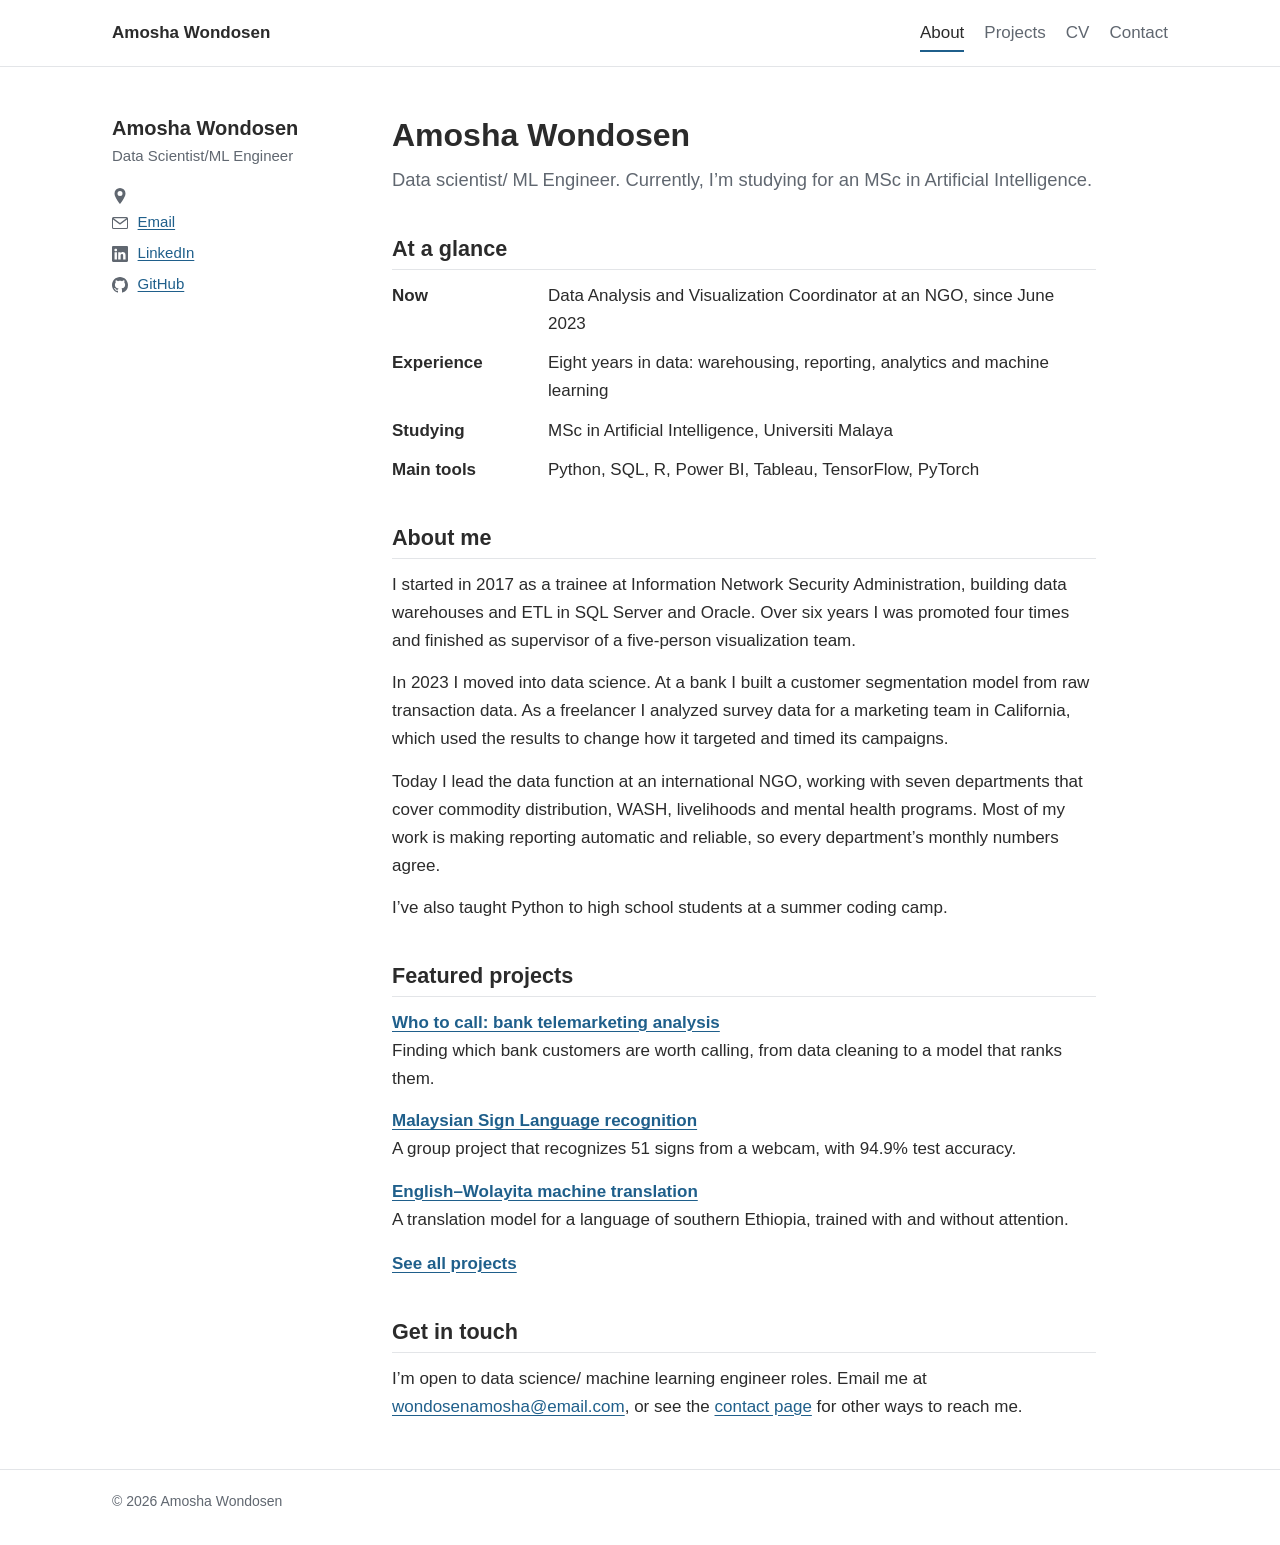
<file: index.html>
<!doctype html>
<html lang="en">
<head>
  <meta charset="utf-8">
  <meta name="viewport" content="width=device-width, initial-scale=1">
  <!-- Replace [FULL NAME] and other placeholders before publishing. See README.md. -->
  <title>Amosha Wondosen · Data Scientist/ ML Engineer</title>
  <meta name="description" content="Data scientist with nine years of experience, from data warehousing to machine learning. Leads the data team at an  NGO. Open to fully remote roles.">
  <meta name="author" content="[FULL NAME]">
  <link rel="canonical" href="https://wondosenam.portfolio/">
  <meta property="og:type" content="website">
  <meta property="og:title" content="[FULL NAME] · Data Scientist">
  <meta property="og:description" content="Data scientist with eight years of experience, from data warehousing to machine learning. Leads the data team at an international NGO. Open to fully remote roles.">
  <meta property="og:url" content="https://wondosenam.portfolio/">
  <meta name="twitter:card" content="summary">
  <meta name="color-scheme" content="light dark">
  <link rel="icon" href="favicon.svg" type="image/svg+xml">
  <link rel="stylesheet" href="styles.css">
  <script type="application/ld+json">
  {
    "@context": "https://schema.org",
    "@type": "Person",
    "name": "[FULL NAME]",
    "jobTitle": "Data Scientist",
    "url": "https://wondosenam.github.io/",
    "sameAs": ["https://github.com/WondosenAm", "https://www.linkedin.com/in/your-handle"]
  }
  </script>
</head>
<body>
  <a class="skip-link" href="#main">Skip to content</a>

  <header class="masthead">
    <div class="container">
      <a class="site-title" href="index.html"><span  title="Placeholder: your full name">Amosha Wondosen</span></a>
      <nav class="menu" aria-label="Main">
        <ul>
          <li><a href="index.html" aria-current="page">About</a></li>
          <li><a href="projects.html">Projects</a></li>
          <li><a href="cv.html">CV</a></li>
          <li><a href="contact.html">Contact</a></li>
        </ul>
      </nav>
    </div>
  </header>

  <div class="container page">
    <aside class="profile" aria-label="Profile">
      <!-- Optional photo: save it as images/profile.jpg and uncomment.
      <img class="profile-photo" src="images/profile.jpg" alt="Photo of [FULL NAME]" width="120" height="120">
      -->
      <p class="profile-name"><span  title="Placeholder: your full name">Amosha Wondosen</span></p>
      <p class="profile-role">Data Scientist/ML Engineer</p>
      <ul class="profile-links">
        <li><svg viewBox="0 0 16 16" aria-hidden="true" focusable="false"><path d="M8 0a5.5 5.5 0 0 0-5.5 5.5C2.5 9.6 8 16 8 16s5.5-6.4 5.5-10.5A5.5 5.5 0 0 0 8 0zm0 8a2.5 2.5 0 1 1 0-5 2.5 2.5 0 0 1 0 5z"/></svg><span></span></li>
        <li><svg viewBox="0 0 16 16" aria-hidden="true" focusable="false"><path d="M0 3.5A1.5 1.5 0 0 1 1.5 2h13A1.5 1.5 0 0 1 16 3.5v9a1.5 1.5 0 0 1-1.5 1.5h-13A1.5 1.5 0 0 1 0 12.5zm1.6-.3L8 8.1l6.4-4.9zM15 4.4 8.3 9.5a.5.5 0 0 1-.6 0L1 4.4v8.1c0 .3.2.5.5.5h13c.3 0 .5-.2.5-.5z"/></svg><a href="mailto:wondosenamosha@email.com"><span  title="Placeholder: set  email in the mailto link">Email</span></a></li>
        <li><svg viewBox="0 0 16 16" aria-hidden="true" focusable="false"><path d="M0 1.15C0 .52.52 0 1.17 0h13.66C15.48 0 16 .52 16 1.15v13.7c0 .63-.52 1.15-1.17 1.15H1.17C.52 16 0 15.48 0 14.85zm4.94 12.24V6.17H2.54v7.22zM3.74 5.18c.84 0 1.36-.55 1.36-1.25-.02-.71-.52-1.25-1.35-1.25s-1.37.54-1.37 1.25c0 .7.52 1.25 1.34 1.25zm4.9 8.21V9.36c0-.22.02-.43.08-.58.17-.43.57-.88 1.23-.88.87 0 1.21.66 1.21 1.63v3.86h2.4V9.25c0-2.22-1.18-3.25-2.76-3.25-1.27 0-1.84.7-2.16 1.19V6.17h-2.4c.03.68 0 7.22 0 7.22z"/></svg><a href="https://www.linkedin.com/in/wondosen-a-209323164" rel="me"><span title="Placeholder: set your LinkedIn handle in the link">LinkedIn</span></a></li>
        <li><svg viewBox="0 0 16 16" aria-hidden="true" focusable="false"><path d="M8 0C3.58 0 0 3.58 0 8c0 3.54 2.29 6.53 5.47 7.59.4.07.55-.17.55-.38 0-.19-.01-.82-.01-1.49-2.01.37-2.53-.49-2.69-.94-.09-.23-.48-.94-.82-1.13-.28-.15-.68-.52-.01-.53.63-.01 1.08.58 1.23.82.72 1.21 1.87.87 2.33.66.07-.52.28-.87.51-1.07-1.78-.2-3.64-.89-3.64-3.95 0-.87.31-1.59.82-2.15-.08-.2-.36-1.02.08-2.12 0 0 .67-.21 2.2.82.64-.18 1.32-.27 2-.27s1.36.09 2 .27c1.53-1.04 2.2-.82 2.2-.82.44 1.1.16 1.92.08 2.12.51.56.82 1.27.82 2.15 0 3.07-1.87 3.75-3.65 3.95.29.25.54.73.54 1.48 0 1.07-.01 1.93-.01 2.2 0 .21.15.46.55.38A8.01 8.01 0 0 0 16 8c0-4.42-3.58-8-8-8z"/></svg><a href="https://github.com/WondosenAm" rel="me">GitHub</a></li>
      </ul>
   
    </aside>

    <main id="main" class="content" tabindex="-1">
      <h1><span  title="Placeholder:  full name">Amosha Wondosen</span></h1>
      <p class="lede">Data scientist/ ML Engineer. Currently, I’m studying for an MSc in Artificial Intelligence.</p>

      <h2>At a glance</h2>
      <dl class="fields">
        <dt>Now</dt>
        <dd>Data Analysis and Visualization Coordinator at an  NGO, since June 2023</dd>
        <dt>Experience</dt>
        <dd>Eight years in data: warehousing, reporting, analytics and machine learning</dd>
        <dt>Studying</dt>
        <dd>MSc in Artificial Intelligence, <span  title="Placeholder: confirm: inferred from your GitHub projects">Universiti Malaya</span></dd>
        <dt>Main tools</dt>
        <dd>Python, SQL, R, Power BI, Tableau, TensorFlow, PyTorch</dd>
      
    
      </dl>

      <h2>About me</h2>
      <p>I started in 2017 as a trainee at <span  title="Placeholder: confirm the company name">Information Network Security Administration</span>, building data warehouses and ETL in SQL Server and Oracle. Over six years I was promoted four times and finished as supervisor of a five-person visualization team.</p>
      <p>In 2023 I moved into data science. At a bank I built a customer segmentation model from raw transaction data. As a freelancer I analyzed survey data for a marketing team in California, which used the results to change how it targeted and timed its campaigns.</p>
      <p>Today I lead the data function at an international NGO, working with seven departments that cover commodity distribution, WASH, livelihoods and mental health programs. Most of my work is making reporting automatic and reliable, so every department’s monthly numbers agree.</p>
      <p>I’ve also taught Python to high school students at a summer coding camp.</p>

      <h2>Featured projects</h2>
      <ul class="link-list">
        <li><a href="projects.html#bank-marketing">Who to call: bank telemarketing analysis</a><br>Finding which bank customers are worth calling, from data cleaning to a model that ranks them.</li>
        <li><a href="projects.html#sign-language">Malaysian Sign Language recognition</a><br>A group project that recognizes 51 signs from a webcam, with 94.9% test accuracy.</li>
        <li><a href="projects.html#translation">English–Wolayita machine translation</a><br>A translation model for a language of southern Ethiopia, trained with and without attention.</li>
      </ul>
      <p class="more"><a href="projects.html">See all projects</a></p>

      <h2>Get in touch</h2>
      <p>I’m open to  data science/ machine learning engineer roles. Email me at <a href="mailto:name@email.com"><span  title="Placeholder:  email address">wondosenamosha@email.com</span></a>, or see the <a href="contact.html">contact page</a> for other ways to reach me.</p>
    </main>
  </div>

  <footer class="site-footer">
    <div class="container">
      <p>© 2026 <span  title="Placeholder: your full name">Amosha Wondosen</span></p>
    </div>
  </footer>
</body>
</html>
</file>
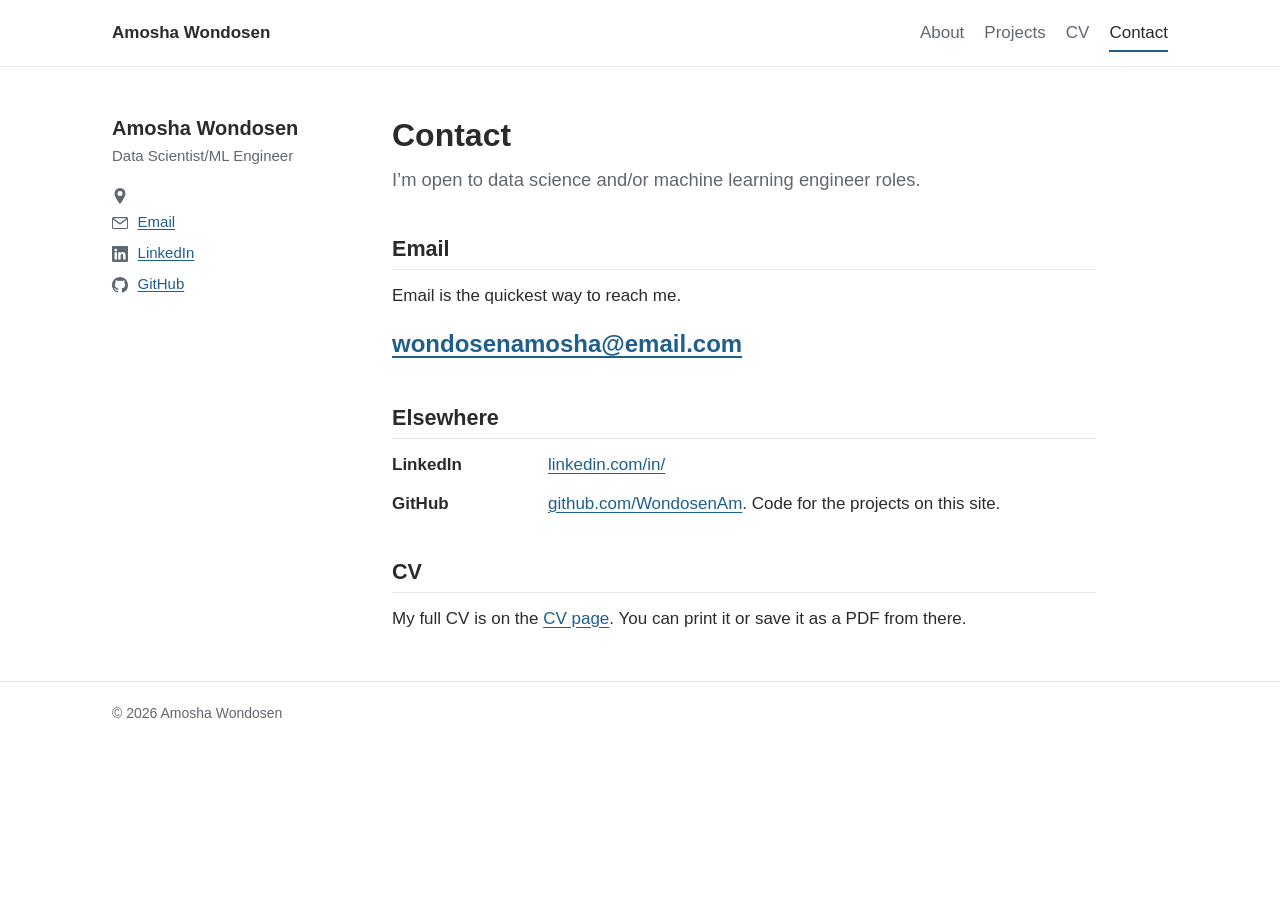
<file: contact.html>
<!doctype html>
<html lang="en">
<head>
  <meta charset="utf-8">
  <meta name="viewport" content="width=device-width, initial-scale=1">
  <!-- Replace [FULL NAME] and other placeholders before publishing. See README.md. -->
  <title>Amosha Wondosen</title>
  <meta name="description" content="How to contact a data scientist open to fully remote roles.">
  <meta name="author" content="Amosha Wondosen">
  <link rel="canonical" href="https://wondosenam.github.io/contact.html">
  <meta property="og:type" content="website">
  <meta property="og:title" content="Contact · Amosha Wondosen">
  <meta property="og:description" content="How to contact a data scientist open to fully remote roles.">
  <meta property="og:url" content="https://wondosenam.github.io/contact.html">
  <meta name="twitter:card" content="summary">
  <meta name="color-scheme" content="light dark">
  <link rel="icon" href="favicon.svg" type="image/svg+xml">
  <link rel="stylesheet" href="styles.css">
</head>
<body>
  <a class="skip-link" href="#main">Skip to content</a>

  <header class="masthead">
    <div class="container">
      <a class="site-title" href="index.html"><span  title="Placeholder: your full name">Amosha Wondosen</span></a>
      <nav class="menu" aria-label="Main">
        <ul>
          <li><a href="index.html">About</a></li>
          <li><a href="projects.html">Projects</a></li>
          <li><a href="cv.html">CV</a></li>
          <li><a href="contact.html" aria-current="page">Contact</a></li>
        </ul>
      </nav>
    </div>
  </header>

  <div class="container page">
    <aside class="profile" aria-label="Profile">
      <!-- Optional photo: save it as images/profile.jpg and uncomment.
      <img class="profile-photo" src="images/profile.jpg" alt="Photo of [FULL NAME]" width="120" height="120">
      -->
      <p class="profile-name"><span  title="Placeholder: your full name">Amosha Wondosen</span></p>
      <p class="profile-role">Data Scientist/ML Engineer</p>
      <ul class="profile-links">
      
        <li><svg viewBox="0 0 16 16" aria-hidden="true" focusable="false"><path d="M8 0a5.5 5.5 0 0 0-5.5 5.5C2.5 9.6 8 16 8 16s5.5-6.4 5.5-10.5A5.5 5.5 0 0 0 8 0zm0 8a2.5 2.5 0 1 1 0-5 2.5 2.5 0 0 1 0 5z"/></svg><span><span  title="Placeholder: city and country"></span></span></li>
        <li><svg viewBox="0 0 16 16" aria-hidden="true" focusable="false"><path d="M0 3.5A1.5 1.5 0 0 1 1.5 2h13A1.5 1.5 0 0 1 16 3.5v9a1.5 1.5 0 0 1-1.5 1.5h-13A1.5 1.5 0 0 1 0 12.5zm1.6-.3L8 8.1l6.4-4.9zM15 4.4 8.3 9.5a.5.5 0 0 1-.6 0L1 4.4v8.1c0 .3.2.5.5.5h13c.3 0 .5-.2.5-.5z"/></svg><a href="mailto:name@email.com"><span  title="Placeholder: set your email in the mailto link">Email</span></a></li>
        <li><svg viewBox="0 0 16 16" aria-hidden="true" focusable="false"><path d="M0 1.15C0 .52.52 0 1.17 0h13.66C15.48 0 16 .52 16 1.15v13.7c0 .63-.52 1.15-1.17 1.15H1.17C.52 16 0 15.48 0 14.85zm4.94 12.24V6.17H2.54v7.22zM3.74 5.18c.84 0 1.36-.55 1.36-1.25-.02-.71-.52-1.25-1.35-1.25s-1.37.54-1.37 1.25c0 .7.52 1.25 1.34 1.25zm4.9 8.21V9.36c0-.22.02-.43.08-.58.17-.43.57-.88 1.23-.88.87 0 1.21.66 1.21 1.63v3.86h2.4V9.25c0-2.22-1.18-3.25-2.76-3.25-1.27 0-1.84.7-2.16 1.19V6.17h-2.4c.03.68 0 7.22 0 7.22z"/></svg><a href="https://www.linkedin.com/in/wondosen-a-209323164" rel="me"><span  title="Placeholder: set your LinkedIn handle in the link">LinkedIn</span></a></li>
        <li><svg viewBox="0 0 16 16" aria-hidden="true" focusable="false"><path d="M8 0C3.58 0 0 3.58 0 8c0 3.54 2.29 6.53 5.47 7.59.4.07.55-.17.55-.38 0-.19-.01-.82-.01-1.49-2.01.37-2.53-.49-2.69-.94-.09-.23-.48-.94-.82-1.13-.28-.15-.68-.52-.01-.53.63-.01 1.08.58 1.23.82.72 1.21 1.87.87 2.33.66.07-.52.28-.87.51-1.07-1.78-.2-3.64-.89-3.64-3.95 0-.87.31-1.59.82-2.15-.08-.2-.36-1.02.08-2.12 0 0 .67-.21 2.2.82.64-.18 1.32-.27 2-.27s1.36.09 2 .27c1.53-1.04 2.2-.82 2.2-.82.44 1.1.16 1.92.08 2.12.51.56.82 1.27.82 2.15 0 3.07-1.87 3.75-3.65 3.95.29.25.54.73.54 1.48 0 1.07-.01 1.93-.01 2.2 0 .21.15.46.55.38A8.01 8.01 0 0 0 16 8c0-4.42-3.58-8-8-8z"/></svg><a href="https://github.com/WondosenAm" rel="me">GitHub</a></li>
      </ul>
    </aside>

    <main id="main" class="content" tabindex="-1">
      <h1>Contact</h1>
      <p class="lede">I’m open to  data science and/or machine learning engineer roles.</p>

      <h2>Email</h2>
      <p>Email is the quickest way to reach me.</p>
      <p class="contact-email"><a href="mailto:name@email.com"><span  title="Placeholder: your email address">wondosenamosha@email.com</span></a></p>

      <h2>Elsewhere</h2>
      <dl class="fields">
        <dt>LinkedIn</dt>
        <dd><a href="https://www.linkedin.com/in/wondosen-a-209323164" rel="me">linkedin.com/in/</a></dd>
        <dt>GitHub</dt>
        <dd><a href="https://github.com/WondosenAm" rel="me">github.com/WondosenAm</a>. Code for the projects on this site.</dd>
       
      </dl>

      <h2>CV</h2>
      <p>My full CV is on the <a href="cv.html">CV page</a>. You can print it or save it as a PDF from there.</p>
    </main>
  </div>

  <footer class="site-footer">
    <div class="container">
      <p>© 2026 <span  title="Placeholder: your full name">Amosha Wondosen</span></p>
    </div>
  </footer>
</body>
</html>
</file>
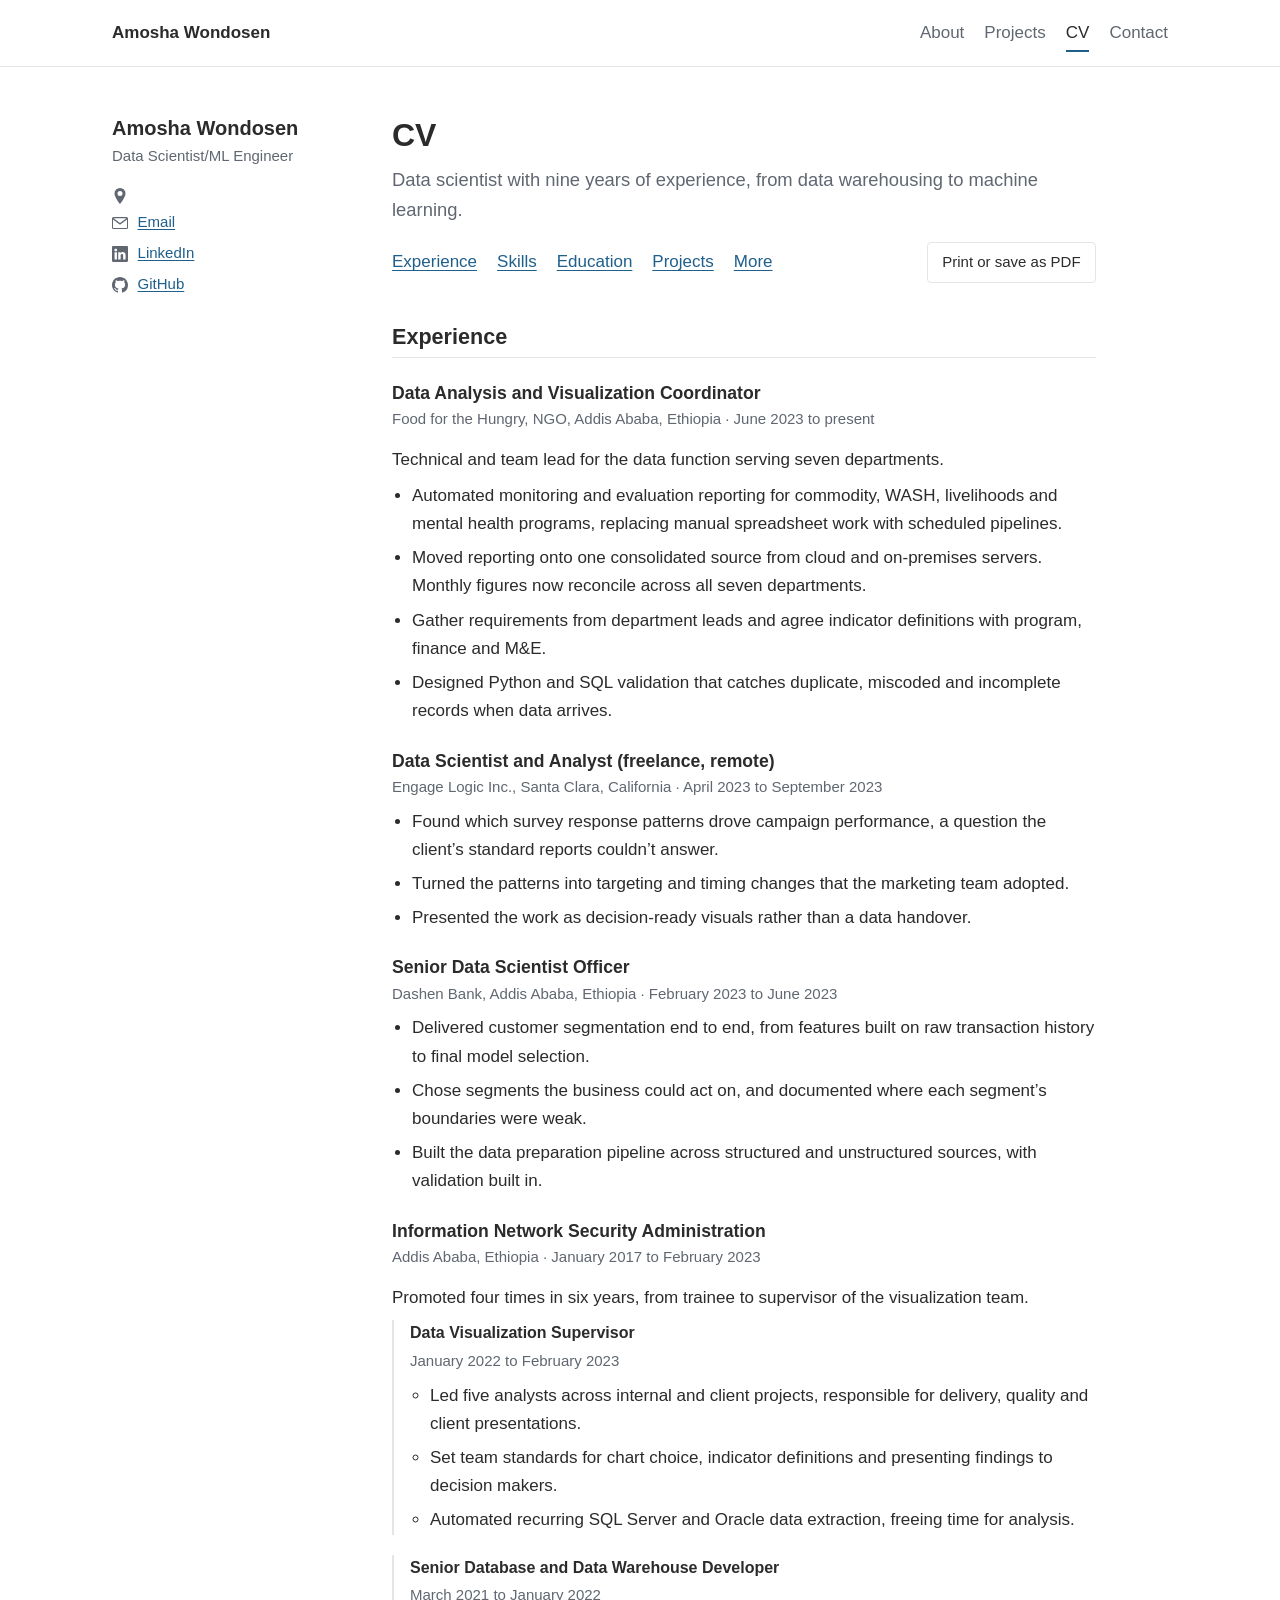
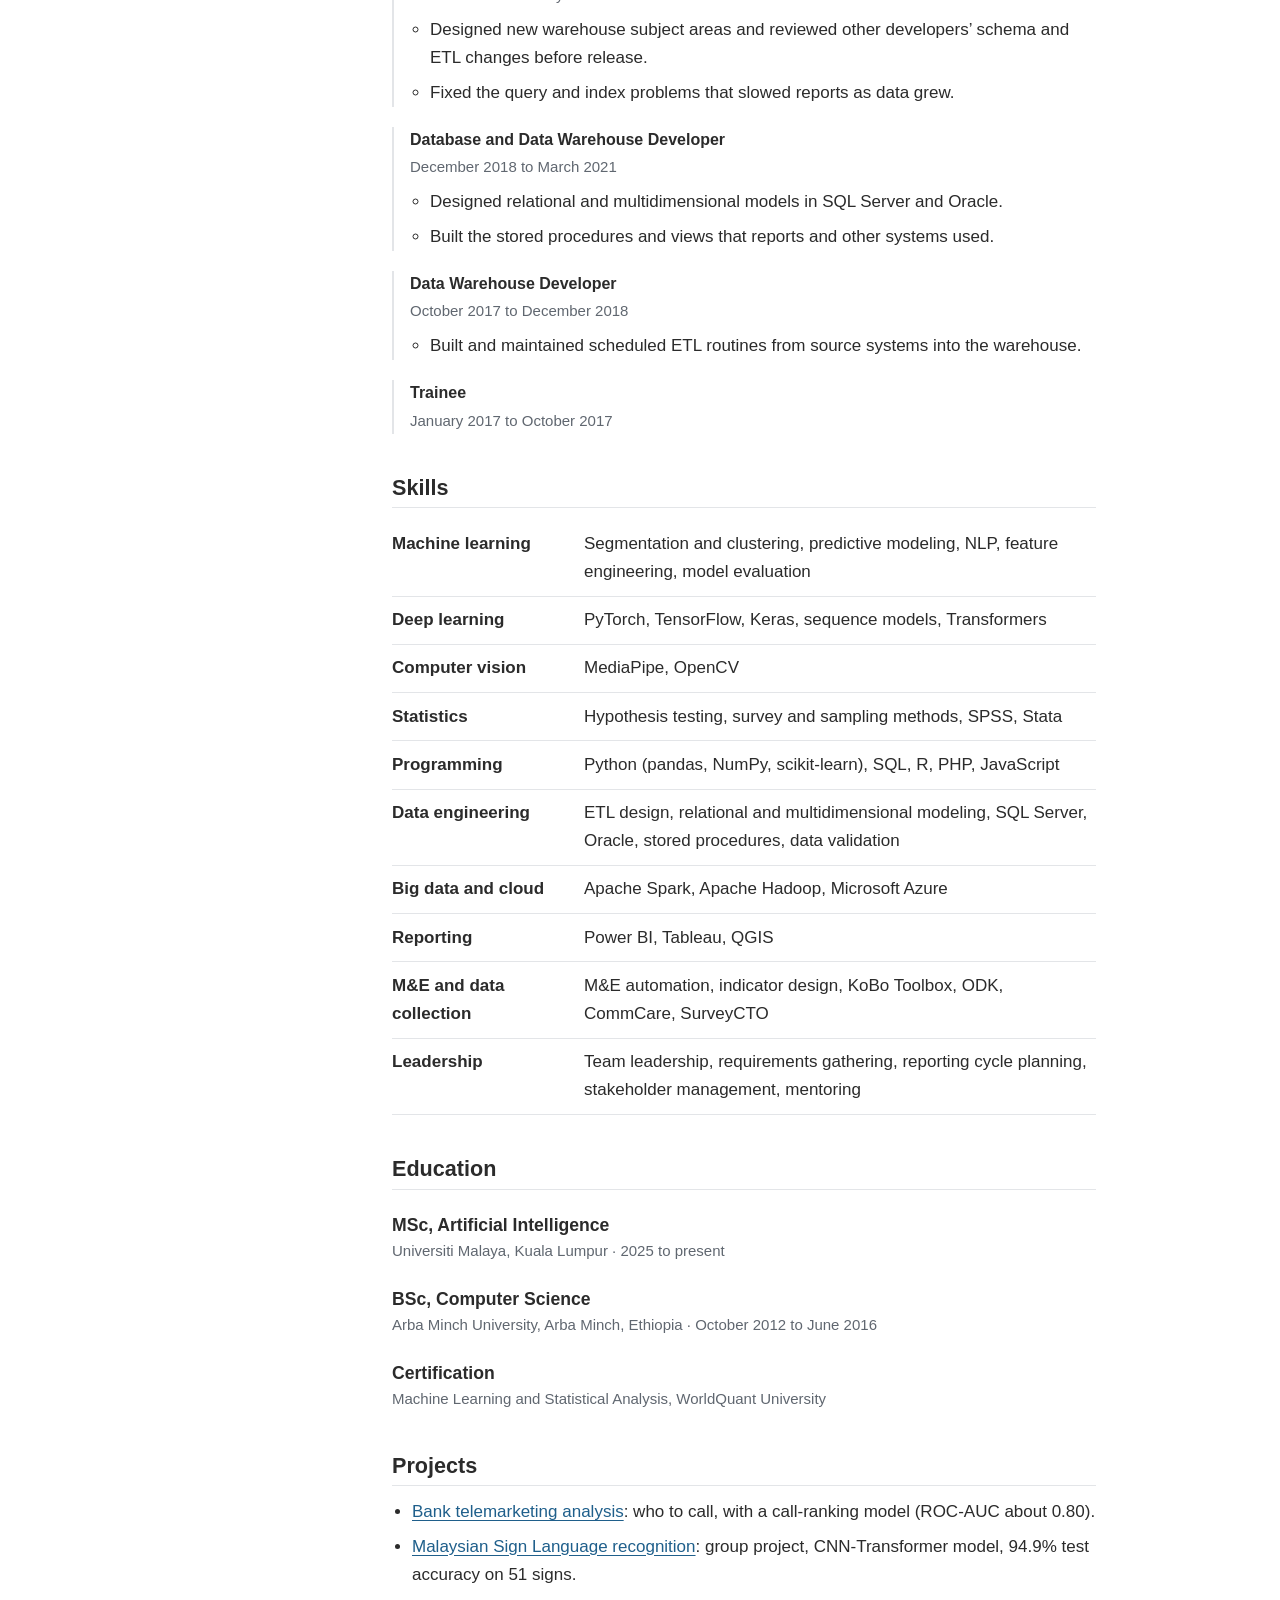
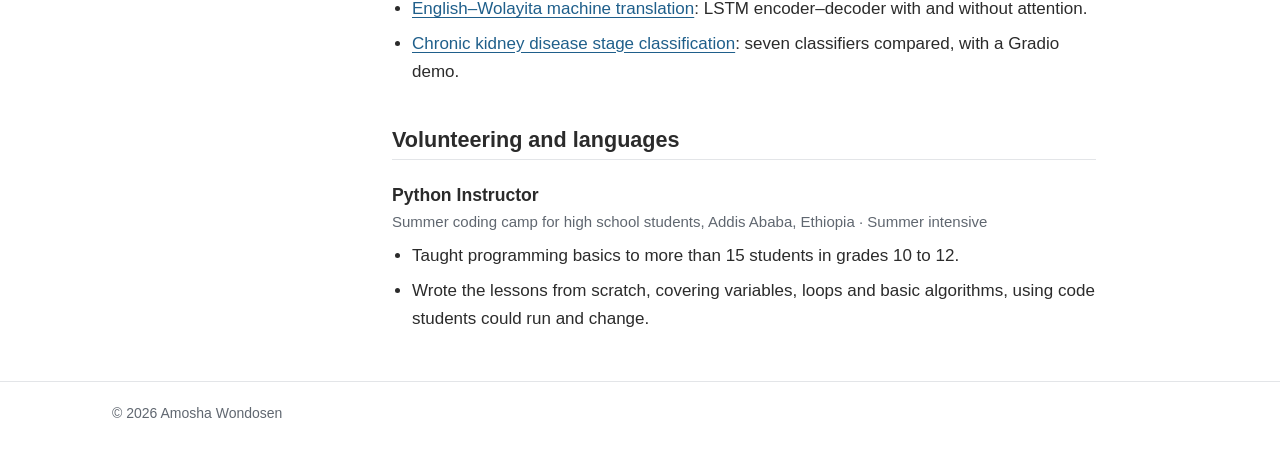
<file: cv.html>
<!doctype html>
<html lang="en">
<head>
  <meta charset="utf-8">
  <meta name="viewport" content="width=device-width, initial-scale=1">
  <!-- Replace [FULL NAME] and other placeholders before publishing. See README.md. -->
  <title>CV · Amosha Wondosen</title>
  <meta name="description" content="CV: experience, skills and education of a data scientist with eight years in data.">
  <meta name="author" content="[FULL NAME]">
  <link rel="canonical" href="https://wondosenam.portfolio/cv.html">
  <meta property="og:type" content="website">
  <meta property="og:title" content="CV · Amosha Wondosen ">
  <meta property="og:description" content="CV: experience, skills and education of a data scientist with eight years in data.">
  <meta property="og:url" content="https://wondosenam.portfolio/cv.html">
  <meta name="twitter:card" content="summary">
  <meta name="color-scheme" content="light dark">
  <link rel="icon" href="favicon.svg" type="image/svg+xml">
  <link rel="stylesheet" href="styles.css">
</head>
<body>
  <a class="skip-link" href="#main">Skip to content</a>

  <header class="masthead">
    <div class="container">
      <a class="site-title" href="index.html"><span title="Placeholder:  full name">Amosha Wondosen</span></a>
      <nav class="menu" aria-label="Main">
        <ul>
          <li><a href="index.html">About</a></li>
          <li><a href="projects.html">Projects</a></li>
          <li><a href="cv.html" aria-current="page">CV</a></li>
          <li><a href="contact.html">Contact</a></li>
        </ul>
      </nav>
    </div>
  </header>

  <div class="container page">
    <aside class="profile" aria-label="Profile">
      <!-- Optional photo: save it as images/profile.jpg and uncomment.
      <img class="profile-photo" src="images/profile.jpg" alt="Photo of [FULL NAME]" width="120" height="120">
      -->
      <p class="profile-name"><span  title="Placeholder:  full name">Amosha Wondosen</span></p>
      <p class="profile-role">Data Scientist/ML Engineer</p>
      <ul class="profile-links">
        <li><svg viewBox="0 0 16 16" aria-hidden="true" focusable="false"><path d="M8 0a5.5 5.5 0 0 0-5.5 5.5C2.5 9.6 8 16 8 16s5.5-6.4 5.5-10.5A5.5 5.5 0 0 0 8 0zm0 8a2.5 2.5 0 1 1 0-5 2.5 2.5 0 0 1 0 5z"/></svg><span></span></li>
        <li><svg viewBox="0 0 16 16" aria-hidden="true" focusable="false"><path d="M0 3.5A1.5 1.5 0 0 1 1.5 2h13A1.5 1.5 0 0 1 16 3.5v9a1.5 1.5 0 0 1-1.5 1.5h-13A1.5 1.5 0 0 1 0 12.5zm1.6-.3L8 8.1l6.4-4.9zM15 4.4 8.3 9.5a.5.5 0 0 1-.6 0L1 4.4v8.1c0 .3.2.5.5.5h13c.3 0 .5-.2.5-.5z"/></svg><a href="mailto:name@email.com"><span  title="Placeholder: set email in the mailto link">Email</span></a></li>
        <li><svg viewBox="0 0 16 16" aria-hidden="true" focusable="false"><path d="M0 1.15C0 .52.52 0 1.17 0h13.66C15.48 0 16 .52 16 1.15v13.7c0 .63-.52 1.15-1.17 1.15H1.17C.52 16 0 15.48 0 14.85zm4.94 12.24V6.17H2.54v7.22zM3.74 5.18c.84 0 1.36-.55 1.36-1.25-.02-.71-.52-1.25-1.35-1.25s-1.37.54-1.37 1.25c0 .7.52 1.25 1.34 1.25zm4.9 8.21V9.36c0-.22.02-.43.08-.58.17-.43.57-.88 1.23-.88.87 0 1.21.66 1.21 1.63v3.86h2.4V9.25c0-2.22-1.18-3.25-2.76-3.25-1.27 0-1.84.7-2.16 1.19V6.17h-2.4c.03.68 0 7.22 0 7.22z"/></svg><a href="https://www.linkedin.com/in/your-handle" rel="me"><span  title="Placeholder: set your LinkedIn handle in the link">LinkedIn</span></a></li>
        <li><svg viewBox="0 0 16 16" aria-hidden="true" focusable="false"><path d="M8 0C3.58 0 0 3.58 0 8c0 3.54 2.29 6.53 5.47 7.59.4.07.55-.17.55-.38 0-.19-.01-.82-.01-1.49-2.01.37-2.53-.49-2.69-.94-.09-.23-.48-.94-.82-1.13-.28-.15-.68-.52-.01-.53.63-.01 1.08.58 1.23.82.72 1.21 1.87.87 2.33.66.07-.52.28-.87.51-1.07-1.78-.2-3.64-.89-3.64-3.95 0-.87.31-1.59.82-2.15-.08-.2-.36-1.02.08-2.12 0 0 .67-.21 2.2.82.64-.18 1.32-.27 2-.27s1.36.09 2 .27c1.53-1.04 2.2-.82 2.2-.82.44 1.1.16 1.92.08 2.12.51.56.82 1.27.82 2.15 0 3.07-1.87 3.75-3.65 3.95.29.25.54.73.54 1.48 0 1.07-.01 1.93-.01 2.2 0 .21.15.46.55.38A8.01 8.01 0 0 0 16 8c0-4.42-3.58-8-8-8z"/></svg><a href="https://github.com/WondosenAm" rel="me">GitHub</a></li>
      </ul>
      
    </aside>

    <main id="main" class="content" tabindex="-1">
      <h1>CV</h1>
      <p class="lede">Data scientist with nine years of experience, from data warehousing to machine learning.</p>
      <div class="cv-tools">
        <nav class="toc" aria-label="CV sections">
          <ul>
            <li><a href="#experience">Experience</a></li>
            <li><a href="#skills">Skills</a></li>
            <li><a href="#education">Education</a></li>
            <li><a href="#cv-projects">Projects</a></li>
            <li><a href="#more">More</a></li>
          </ul>
        </nav>
        <button type="button" class="print-btn" onclick="window.print()">Print or save as PDF</button>
      </div>

      <h2 id="experience">Experience</h2>
      <div class="job">
        <h3>Data Analysis and Visualization Coordinator</h3>
        <p class="meta"><span  title="Placeholder: organization name">Food for the Hungry</span>,  NGO, <span  title="Placeholder: city and country">Addis Ababa, Ethiopia</span> · June 2023 to present</p>
        <p>Technical and team lead for the data function serving seven departments.</p>
        <ul>
          <li>Automated monitoring and evaluation reporting for commodity, WASH, livelihoods and mental health programs, replacing manual spreadsheet work with scheduled pipelines.</li>
          <li>Moved reporting onto one consolidated source from cloud and on-premises servers. Monthly figures now reconcile across all seven departments.</li>
          <li>Gather requirements from department leads and agree indicator definitions with program, finance and M&amp;E.</li>
          <li>Designed Python and SQL validation that catches duplicate, miscoded and incomplete records when data arrives.</li>
        </ul>
      </div>

      <div class="job">
        <h3>Data Scientist and Analyst (freelance, remote)</h3>
        <p class="meta"><span  title="Placeholder: company name">Engage Logic Inc.</span>, Santa Clara, California · April 2023 to September 2023</p>
        <ul>
          <li>Found which survey response patterns drove campaign performance, a question the client’s standard reports couldn’t answer.</li>
          <li>Turned the patterns into targeting and timing changes that the marketing team adopted.</li>
          <li>Presented the work as decision-ready visuals rather than a data handover.</li>
        </ul>
      </div>

      <div class="job">
        <h3>Senior Data Scientist Officer</h3>
        <p class="meta"><span  title="Placeholder: bank name">Dashen Bank</span>, <span  title="Placeholder: city and country">Addis Ababa, Ethiopia</span> · February 2023 to June 2023</p>
        <ul>
          <li>Delivered customer segmentation end to end, from features built on raw transaction history to final model selection.</li>
          <li>Chose segments the business could act on, and documented where each segment’s boundaries were weak.</li>
          <li>Built the data preparation pipeline across structured and unstructured sources, with validation built in.</li>
        </ul>
      </div>

      <div class="job">
        <h3><span  title="Placeholder: confirm the company name">Information Network Security Administration</span></h3>
        <p class="meta"><span  title="Placeholder: city and country">Addis Ababa, Ethiopia</span> · January 2017 to February 2023</p>
        <p>Promoted four times in six years, from trainee to supervisor of the visualization team.</p>
        <ul class="roles">
          <li>
            <h4>Data Visualization Supervisor</h4>
            <p class="meta">January 2022 to February 2023</p>
            <ul>
              <li>Led five analysts across internal and client projects, responsible for delivery, quality and client presentations.</li>
              <li>Set team standards for chart choice, indicator definitions and presenting findings to decision makers.</li>
              <li>Automated recurring SQL Server and Oracle data extraction, freeing time for analysis.</li>
            </ul>
          </li>
          <li>
            <h4>Senior Database and Data Warehouse Developer</h4>
            <p class="meta">March 2021 to January 2022</p>
            <ul>
              <li>Designed new warehouse subject areas and reviewed other developers’ schema and ETL changes before release.</li>
              <li>Fixed the query and index problems that slowed reports as data grew.</li>
            </ul>
          </li>
          <li>
            <h4>Database and Data Warehouse Developer</h4>
            <p class="meta">December 2018 to March 2021</p>
            <ul>
              <li>Designed relational and multidimensional models in SQL Server and Oracle.</li>
              <li>Built the stored procedures and views that reports and other systems used.</li>
            </ul>
          </li>
          <li>
            <h4>Data Warehouse Developer</h4>
            <p class="meta">October 2017 to December 2018</p>
            <ul>
              <li>Built and maintained scheduled ETL routines from source systems into the warehouse.</li>
            </ul>
          </li>
          <li>
            <h4>Trainee</h4>
            <p class="meta">January 2017 to October 2017</p>
          </li>
        </ul>
      </div>

      <h2 id="skills">Skills</h2>
      <dl class="skills">
        <div><dt>Machine learning</dt><dd>Segmentation and clustering, predictive modeling, NLP, feature engineering, model evaluation</dd></div>
        <div><dt>Deep learning</dt><dd>PyTorch, TensorFlow, Keras, sequence models, Transformers</dd></div>
        <div><dt>Computer vision</dt><dd>MediaPipe, OpenCV</dd></div>
        <div><dt>Statistics</dt><dd>Hypothesis testing, survey and sampling methods, SPSS, Stata</dd></div>
        <div><dt>Programming</dt><dd>Python (pandas, NumPy, scikit-learn), SQL, R, PHP, JavaScript</dd></div>
        <div><dt>Data engineering</dt><dd>ETL design, relational and multidimensional modeling, SQL Server, Oracle, stored procedures, data validation</dd></div>
        <div><dt>Big data and cloud</dt><dd>Apache Spark, Apache Hadoop, Microsoft Azure</dd></div>
        <div><dt>Reporting</dt><dd>Power BI, Tableau, QGIS</dd></div>
        <div><dt>M&amp;E and data collection</dt><dd>M&amp;E automation, indicator design, KoBo Toolbox, ODK, CommCare, SurveyCTO</dd></div>
        <div><dt>Leadership</dt><dd>Team leadership, requirements gathering, reporting cycle planning, stakeholder management, mentoring</dd></div>
      </dl>

      <h2 id="education">Education</h2>
      <div class="job">
        <h3>MSc, Artificial Intelligence</h3>
        <p class="meta"><span title="Placeholder: confirm: inferred from  GitHub projects">Universiti Malaya</span>, Kuala Lumpur · 2025 to present</p>
      </div>
      <div class="job">
        <h3>BSc, Computer Science</h3>
        <p class="meta"><span  title="Placeholder: university name">Arba Minch University</span>, <span  title="Placeholder: city and country"> Arba Minch, Ethiopia</span> · October 2012 to June 2016</p>
      </div>
      <div class="job">
        <h3>Certification</h3>
        <p class="meta">Machine Learning and Statistical Analysis, WorldQuant University</p>
      </div>

      <h2 id="cv-projects">Projects</h2>
      <ul>
        <li><a href="projects.html#bank-marketing">Bank telemarketing analysis</a>: who to call, with a call-ranking model (ROC-AUC about 0.80).</li>
        <li><a href="projects.html#sign-language">Malaysian Sign Language recognition</a>: group project, CNN-Transformer model, 94.9% test accuracy on 51 signs.</li>
        <li><a href="projects.html#translation">English–Wolayita machine translation</a>: LSTM encoder–decoder with and without attention.</li>
        <li><a href="projects.html#kidney">Chronic kidney disease stage classification</a>: seven classifiers compared, with a Gradio demo.</li>
      </ul>

      <h2 id="more">Volunteering and languages</h2>
      <div class="job">
        <h3>Python Instructor</h3>
        <p class="meta">Summer coding camp for high school students, <span  title="Placeholder: city and country">Addis Ababa, Ethiopia</span> · Summer intensive</p>
        <ul>
          <li>Taught programming basics to more than 15 students in grades 10 to 12.</li>
          <li>Wrote the lessons from scratch, covering variables, loops and basic algorithms, using code students could run and change.</li>
        </ul>
      </div>
      
    </main>
  </div>

  <footer class="site-footer">
    <div class="container">
      <p>© 2026 <span  title="Placeholder:  full name">Amosha Wondosen</span></p>
    </div>
  </footer>
</body>
</html>
</file>
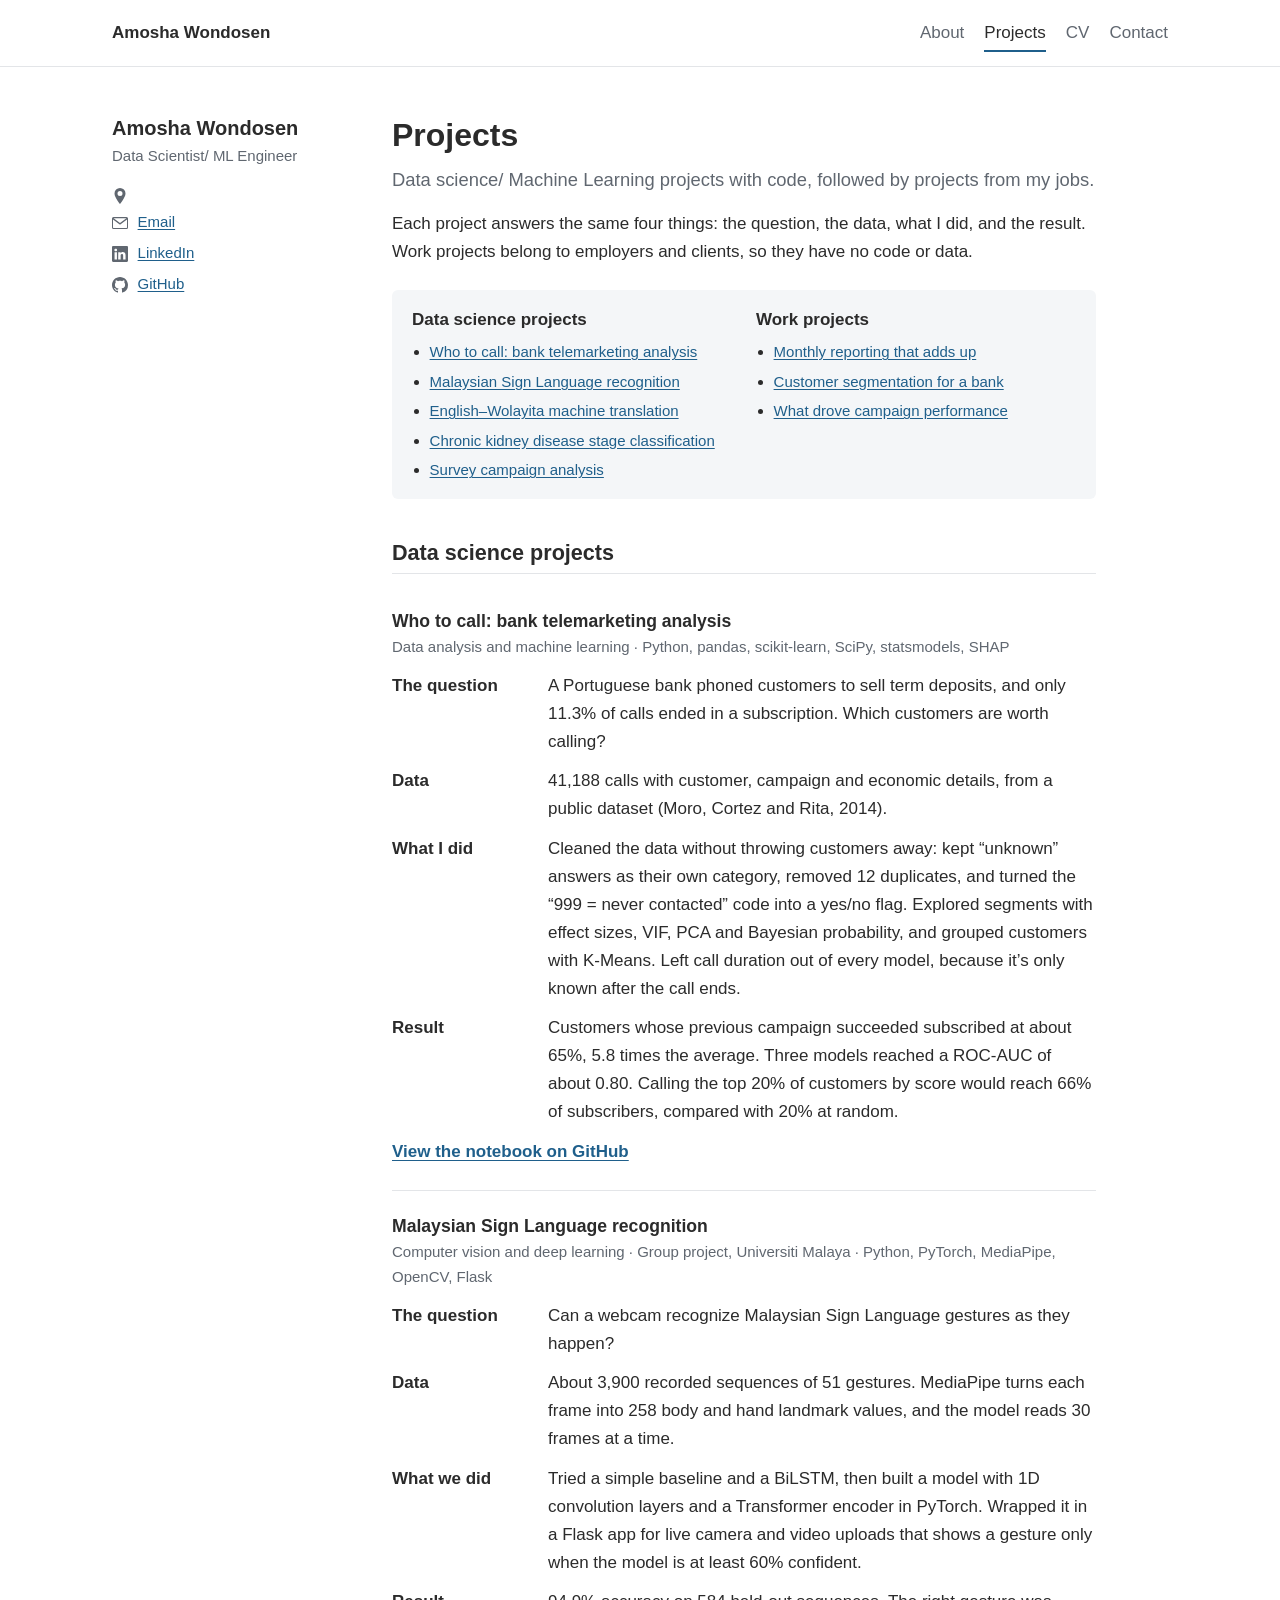
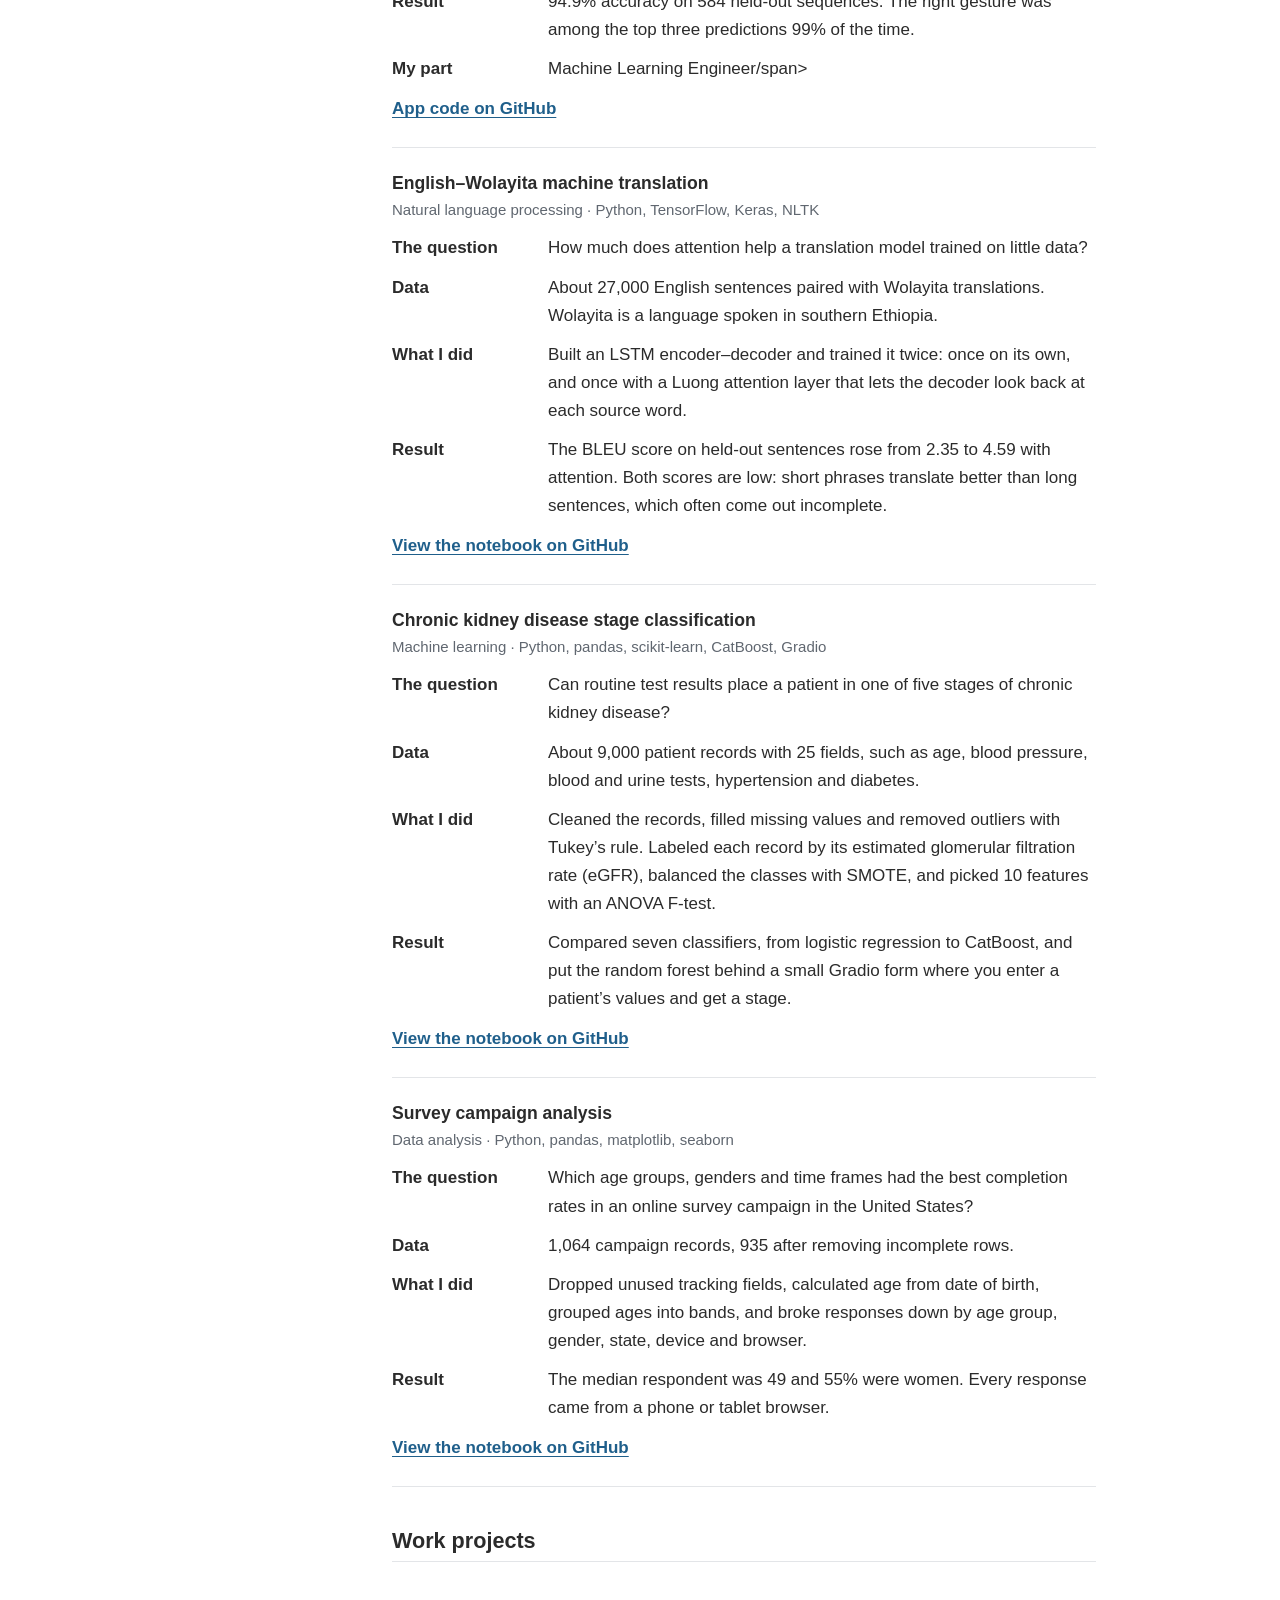
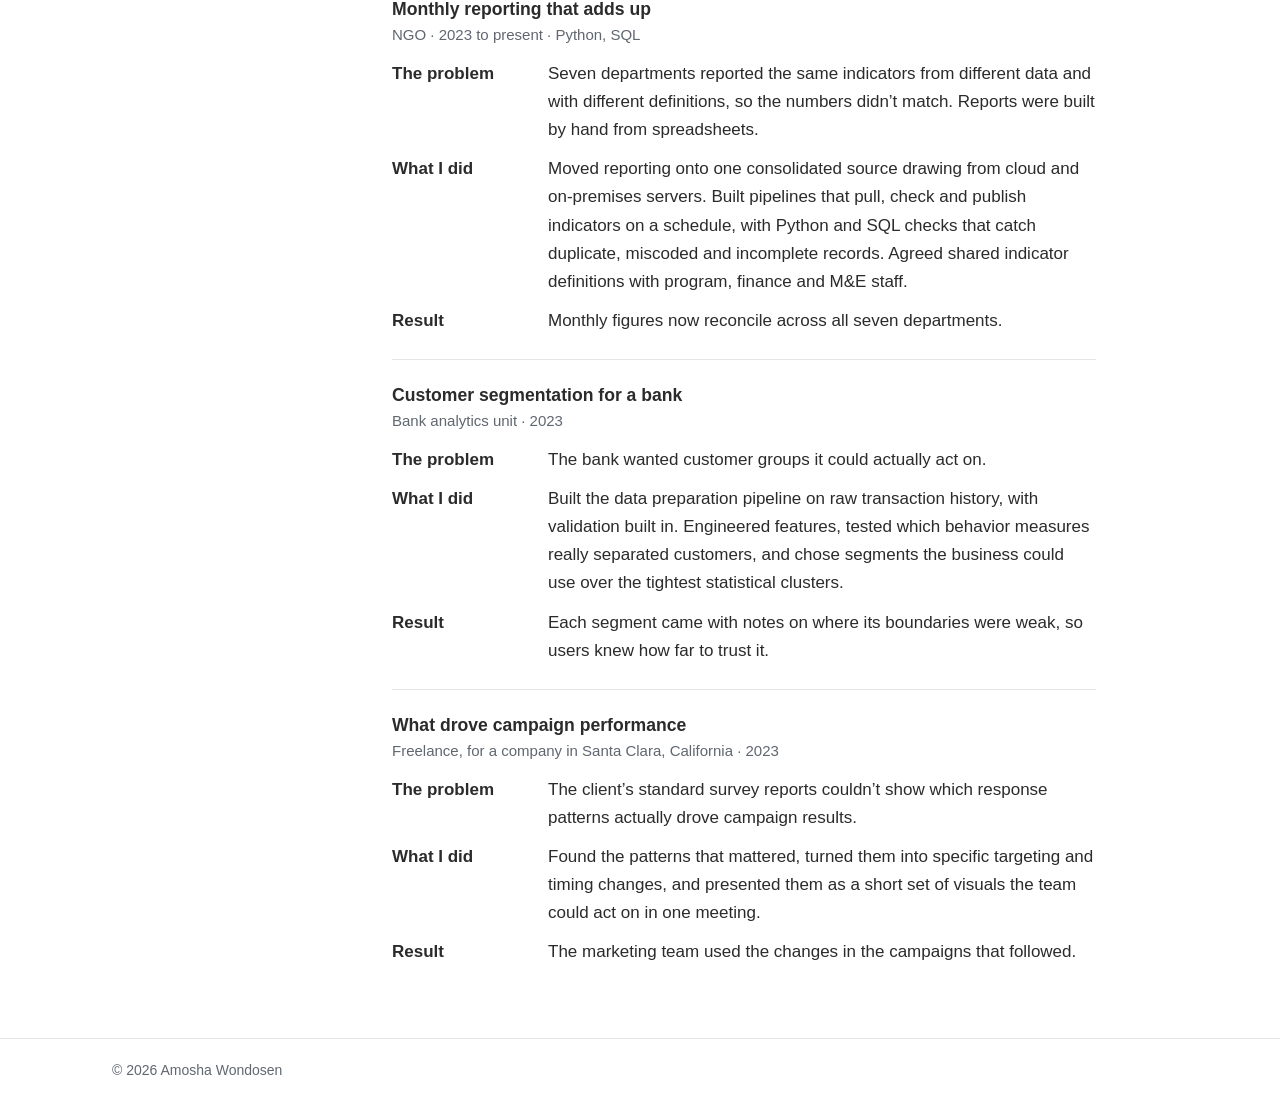
<file: projects.html>
<!doctype html>
<html lang="en">
<head>
  <meta charset="utf-8">
  <meta name="viewport" content="width=device-width, initial-scale=1">
  <!-- Replace [FULL NAME] and other placeholders before publishing. See README.md. -->
  <title>Projects · Amosha Wondosen</title>
  <meta name="description" content="Data science projects in machine learning, deep learning, NLP and data analysis, with code on GitHub, plus work projects in reporting and customer segmentation.">
  <meta name="author" content="[FULL NAME]">
  <link rel="canonical" href="https://wondosenam.portfolio/projects.html">
  <meta property="og:type" content="website">
  <meta property="og:title" content="Projects · [FULL NAME]">
  <meta property="og:description" content="Data science projects in machine learning, deep learning, NLP and data analysis, with code on GitHub, plus work projects in reporting and customer segmentation.">
  <meta property="og:url" content="https://wondosenam.portfolio/projects.html">
  <meta name="twitter:card" content="summary">
  <meta name="color-scheme" content="light dark">
  <link rel="icon" href="favicon.svg" type="image/svg+xml">
  <link rel="stylesheet" href="styles.css">
</head>
<body>
  <a class="skip-link" href="#main">Skip to content</a>

  <header class="masthead">
    <div class="container">
      <a class="site-title" href="index.html"><span title="Placeholder:  full name">Amosha Wondosen</span></a>
      <nav class="menu" aria-label="Main">
        <ul>
          <li><a href="index.html">About</a></li>
          <li><a href="projects.html" aria-current="page">Projects</a></li>
          <li><a href="cv.html">CV</a></li>
          <li><a href="contact.html">Contact</a></li>
        </ul>
      </nav>
    </div>
  </header>

  <div class="container page">
    <aside class="profile" aria-label="Profile">
      <!-- Optional photo: save it as images/profile.jpg and uncomment.
      <img class="profile-photo" src="images/profile.jpg" alt="Photo of [FULL NAME]" width="120" height="120">
      -->
      <p class="profile-name"><span  title="Placeholder:  full name">Amosha Wondosen</span></p>
      <p class="profile-role">Data Scientist/ ML Engineer</p>
      <ul class="profile-links">
        <li><svg viewBox="0 0 16 16" aria-hidden="true" focusable="false"><path d="M8 0a5.5 5.5 0 0 0-5.5 5.5C2.5 9.6 8 16 8 16s5.5-6.4 5.5-10.5A5.5 5.5 0 0 0 8 0zm0 8a2.5 2.5 0 1 1 0-5 2.5 2.5 0 0 1 0 5z"/></svg><span></span></li>
        <li><svg viewBox="0 0 16 16" aria-hidden="true" focusable="false"><path d="M0 3.5A1.5 1.5 0 0 1 1.5 2h13A1.5 1.5 0 0 1 16 3.5v9a1.5 1.5 0 0 1-1.5 1.5h-13A1.5 1.5 0 0 1 0 12.5zm1.6-.3L8 8.1l6.4-4.9zM15 4.4 8.3 9.5a.5.5 0 0 1-.6 0L1 4.4v8.1c0 .3.2.5.5.5h13c.3 0 .5-.2.5-.5z"/></svg><a href="mailto:name@email.com"><span  title="Placeholder: set your email in the mailto link">Email</span></a></li>
        <li><svg viewBox="0 0 16 16" aria-hidden="true" focusable="false"><path d="M0 1.15C0 .52.52 0 1.17 0h13.66C15.48 0 16 .52 16 1.15v13.7c0 .63-.52 1.15-1.17 1.15H1.17C.52 16 0 15.48 0 14.85zm4.94 12.24V6.17H2.54v7.22zM3.74 5.18c.84 0 1.36-.55 1.36-1.25-.02-.71-.52-1.25-1.35-1.25s-1.37.54-1.37 1.25c0 .7.52 1.25 1.34 1.25zm4.9 8.21V9.36c0-.22.02-.43.08-.58.17-.43.57-.88 1.23-.88.87 0 1.21.66 1.21 1.63v3.86h2.4V9.25c0-2.22-1.18-3.25-2.76-3.25-1.27 0-1.84.7-2.16 1.19V6.17h-2.4c.03.68 0 7.22 0 7.22z"/></svg><a href="https://www.linkedin.com/in/wondosen-a-209323164" rel="me"><span  title="Placeholder: set your LinkedIn handle in the link">LinkedIn</span></a></li>
        <li><svg viewBox="0 0 16 16" aria-hidden="true" focusable="false"><path d="M8 0C3.58 0 0 3.58 0 8c0 3.54 2.29 6.53 5.47 7.59.4.07.55-.17.55-.38 0-.19-.01-.82-.01-1.49-2.01.37-2.53-.49-2.69-.94-.09-.23-.48-.94-.82-1.13-.28-.15-.68-.52-.01-.53.63-.01 1.08.58 1.23.82.72 1.21 1.87.87 2.33.66.07-.52.28-.87.51-1.07-1.78-.2-3.64-.89-3.64-3.95 0-.87.31-1.59.82-2.15-.08-.2-.36-1.02.08-2.12 0 0 .67-.21 2.2.82.64-.18 1.32-.27 2-.27s1.36.09 2 .27c1.53-1.04 2.2-.82 2.2-.82.44 1.1.16 1.92.08 2.12.51.56.82 1.27.82 2.15 0 3.07-1.87 3.75-3.65 3.95.29.25.54.73.54 1.48 0 1.07-.01 1.93-.01 2.2 0 .21.15.46.55.38A8.01 8.01 0 0 0 16 8c0-4.42-3.58-8-8-8z"/></svg><a href="https://github.com/WondosenAm" rel="me">GitHub</a></li>
      </ul>
    
    </aside>

    <main id="main" class="content" tabindex="-1">
      <h1>Projects</h1>
      <p class="lede">Data science/ Machine Learning projects with code, followed by projects from my jobs.</p>
      <p>Each project answers the same four things: the question, the data, what I did, and the result. Work projects belong to employers and clients, so they have no code or data.</p>

      <nav class="toc-box" aria-label="Projects on this page">
        <div>
          <p class="toc-title"><a href="#data-science">Data science projects</a></p>
          <ul>
            <li><a href="#bank-marketing">Who to call: bank telemarketing analysis</a></li>
            <li><a href="#sign-language">Malaysian Sign Language recognition</a></li>
            <li><a href="#translation">English–Wolayita machine translation</a></li>
            <li><a href="#kidney">Chronic kidney disease stage classification</a></li>
            <li><a href="#campaign">Survey campaign analysis</a></li>
          </ul>
        </div>
        <div>
          <p class="toc-title"><a href="#work">Work projects</a></p>
          <ul>
            <li><a href="#ngo-reporting">Monthly reporting that adds up</a></li>
            <li><a href="#segmentation">Customer segmentation for a bank</a></li>
            <li><a href="#survey-freelance">What drove campaign performance</a></li>
          </ul>
        </div>
      </nav>

      <h2 id="data-science">Data science projects</h2>

      <article class="project" id="bank-marketing">
        <h3>Who to call: bank telemarketing analysis</h3>
        <p class="meta">Data analysis and machine learning · Python, pandas, scikit-learn, SciPy, statsmodels, SHAP</p>
        <dl class="fields">
          <dt>The question</dt>
          <dd>A Portuguese bank phoned customers to sell term deposits, and only 11.3% of calls ended in a subscription. Which customers are worth calling?</dd>
          <dt>Data</dt>
          <dd>41,188 calls with customer, campaign and economic details, from a public dataset (Moro, Cortez and Rita, 2014).</dd>
          <dt>What I did</dt>
          <dd>Cleaned the data without throwing customers away: kept “unknown” answers as their own category, removed 12 duplicates, and turned the “999 = never contacted” code into a yes/no flag. Explored segments with effect sizes, VIF, PCA and Bayesian probability, and grouped customers with K-Means. Left call duration out of every model, because it’s only known after the call ends.</dd>
          <dt>Result</dt>
          <dd>Customers whose previous campaign succeeded subscribed at about 65%, 5.8 times the average. Three models reached a ROC-AUC of about 0.80. Calling the top 20% of customers by score would reach 66% of subscribers, compared with 20% at random.</dd>
        </dl>
        <p class="code-link"><a href="https://github.com/WondosenAm/Data-Analysis/blob/main/Bank_Marketing_EDA.ipynb">View the notebook on GitHub</a></p>
      </article>

      <article class="project" id="sign-language">
        <h3>Malaysian Sign Language recognition</h3>
        <p class="meta">Computer vision and deep learning · Group project, <span title="Placeholder: confirm: inferred from  GitHub projects">Universiti Malaya</span> · Python, PyTorch, MediaPipe, OpenCV, Flask</p>
        <dl class="fields">
          <dt>The question</dt>
          <dd>Can a webcam recognize Malaysian Sign Language gestures as they happen?</dd>
          <dt>Data</dt>
          <dd>About 3,900 recorded sequences of 51 gestures. MediaPipe turns each frame into 258 body and hand landmark values, and the model reads 30 frames at a time.</dd>
          <dt>What we did</dt>
          <dd>Tried a simple baseline and a BiLSTM, then built a model with 1D convolution layers and a Transformer encoder in PyTorch. Wrapped it in a Flask app for live camera and video uploads that shows a gesture only when the model is at least 60% confident.</dd>
          <dt>Result</dt>
          <dd>94.9% accuracy on 584 held-out sequences. The right gesture was among the top three predictions 99% of the time.</dd>
          <dt>My part</dt>
          <dd><span title="Placeholder: what I did in this group project">Machine Learning Engineer/span></dd>
        </dl>
        <p class="code-link"><a href="https://github.com/WondosenAm/CVSLR">App code on GitHub</a> </p>
      </article>

      <article class="project" id="translation">
        <h3>English–Wolayita machine translation</h3>
        <p class="meta">Natural language processing · Python, TensorFlow, Keras, NLTK</p>
        <dl class="fields">
          <dt>The question</dt>
          <dd>How much does attention help a translation model trained on little data?</dd>
          <dt>Data</dt>
          <dd>About 27,000 English sentences paired with Wolayita translations. Wolayita is a language spoken in southern Ethiopia.</dd>
          <dt>What I did</dt>
          <dd>Built an LSTM encoder–decoder and trained it twice: once on its own, and once with a Luong attention layer that lets the decoder look back at each source word.</dd>
          <dt>Result</dt>
          <dd>The BLEU score on held-out sentences rose from 2.35 to 4.59 with attention. Both scores are low: short phrases translate better than long sentences, which often come out incomplete.</dd>
        </dl>
        <p class="code-link"><a href="https://github.com/WondosenAm/Machine-Learning/blob/main/English-Wolayita%20NMT%20with%20%26%20without%20Attentionn.ipynb">View the notebook on GitHub</a></p>
      </article>

      <article class="project" id="kidney">
        <h3>Chronic kidney disease stage classification</h3>
        <p class="meta">Machine learning · Python, pandas, scikit-learn, CatBoost, Gradio</p>
        <dl class="fields">
          <dt>The question</dt>
          <dd>Can routine test results place a patient in one of five stages of chronic kidney disease?</dd>
          <dt>Data</dt>
          <dd>About 9,000 patient records with 25 fields, such as age, blood pressure, blood and urine tests, hypertension and diabetes.</dd>
          <dt>What I did</dt>
          <dd>Cleaned the records, filled missing values and removed outliers with Tukey’s rule. Labeled each record by its estimated glomerular filtration rate (eGFR), balanced the classes with SMOTE, and picked 10 features with an ANOVA F-test.</dd>
          <dt>Result</dt>
          <dd>Compared seven classifiers, from logistic regression to CatBoost, and put the random forest behind a small Gradio form where you enter a patient’s values and get a stage.</dd>
        </dl>
        <p class="code-link"><a href="https://github.com/WondosenAm/Machine-Learning/blob/main/Chronic%20Kidney%20Disease%20classification%20%20(3).ipynb">View the notebook on GitHub</a></p>
      </article>

      <article class="project" id="campaign">
        <h3>Survey campaign analysis</h3>
        <p class="meta">Data analysis · Python, pandas, matplotlib, seaborn</p>
        <dl class="fields">
          <dt>The question</dt>
          <dd>Which age groups, genders and time frames had the best completion rates in an online survey campaign in the United States?</dd>
          <dt>Data</dt>
          <dd>1,064 campaign records, 935 after removing incomplete rows.</dd>
          <dt>What I did</dt>
          <dd>Dropped unused tracking fields, calculated age from date of birth, grouped ages into bands, and broke responses down by age group, gender, state, device and browser.</dd>
          <dt>Result</dt>
          <dd>The median respondent was 49 and 55% were women. Every response came from a phone or tablet browser.</dd>
        </dl>
        <p class="code-link"><a href="https://github.com/WondosenAm/Data-Analysis/blob/main/Campaign%20Data%20Analysis.ipynb">View the notebook on GitHub</a></p>
      </article>

      <h2 id="work">Work projects</h2>

      <article class="project" id="ngo-reporting">
        <h3>Monthly reporting that adds up</h3>
        <p class="meta"> NGO · 2023 to present · Python, SQL</p>
        <dl class="fields">
          <dt>The problem</dt>
          <dd>Seven departments reported the same indicators from different data and with different definitions, so the numbers didn’t match. Reports were built by hand from spreadsheets.</dd>
          <dt>What I did</dt>
          <dd>Moved reporting onto one consolidated source drawing from cloud and on-premises servers. Built pipelines that pull, check and publish indicators on a schedule, with Python and SQL checks that catch duplicate, miscoded and incomplete records. Agreed shared indicator definitions with program, finance and M&amp;E staff.</dd>
          <dt>Result</dt>
          <dd>Monthly figures now reconcile across all seven departments.</dd>
        </dl>
      </article>

      <article class="project" id="segmentation">
        <h3>Customer segmentation for a bank</h3>
        <p class="meta">Bank analytics unit · 2023</p>
        <dl class="fields">
          <dt>The problem</dt>
          <dd>The bank wanted customer groups it could actually act on.</dd>
          <dt>What I did</dt>
          <dd>Built the data preparation pipeline on raw transaction history, with validation built in. Engineered features, tested which behavior measures really separated customers, and chose segments the business could use over the tightest statistical clusters.</dd>
          <dt>Result</dt>
          <dd>Each segment came with notes on where its boundaries were weak, so users knew how far to trust it.</dd>
        </dl>
      </article>

      <article class="project" id="survey-freelance">
        <h3>What drove campaign performance</h3>
        <p class="meta">Freelance, for a company in Santa Clara, California · 2023</p>
        <dl class="fields">
          <dt>The problem</dt>
          <dd>The client’s standard survey reports couldn’t show which response patterns actually drove campaign results.</dd>
          <dt>What I did</dt>
          <dd>Found the patterns that mattered, turned them into specific targeting and timing changes, and presented them as a short set of visuals the team could act on in one meeting.</dd>
          <dt>Result</dt>
          <dd>The marketing team used the changes in the campaigns that followed.</dd>
        </dl>
      </article>
    </main>
  </div>

  <footer class="site-footer">
    <div class="container">
      <p>© 2026 <span  title="Placeholder: your full name">Amosha Wondosen</p>
    </div>
  </footer>
</body>
</html>
</file>
<file: styles.css>
/* Layout follows the AcademicPages pattern: top menu, profile sidebar, one content column. */

:root {
  --bg: #ffffff;
  --text: #2b2b2b;
  --muted: #606770;
  --line: #e3e5e8;
  --link: #1f5f8b;
  --soft: #f4f6f8;
  --todo-bg: #fff4c2;
  --todo-line: #c9a227;
  --font: -apple-system, BlinkMacSystemFont, "Segoe UI", Roboto, "Helvetica Neue", Arial, sans-serif;
  color-scheme: light dark;
}

@media (prefers-color-scheme: dark) {
  :root {
    --bg: #17191c;
    --text: #e4e6e9;
    --muted: #a3a9b1;
    --line: #2e3238;
    --link: #79b4dd;
    --soft: #1f2226;
    --todo-bg: #3d3412;
    --todo-line: #b8941f;
  }
}

*, *::before, *::after { box-sizing: border-box; }

html { -webkit-text-size-adjust: 100%; text-size-adjust: 100%; }

body {
  margin: 0;
  background: var(--bg);
  color: var(--text);
  font-family: var(--font);
  font-size: 1.0625rem;
  line-height: 1.65;
}

a { color: var(--link); text-underline-offset: 0.15em; }
a:hover { text-decoration-thickness: 2px; }

:focus-visible { outline: 2px solid var(--link); outline-offset: 2px; border-radius: 2px; }

h1, h2, h3 { line-height: 1.3; margin: 0; }
p, ul, dl { margin: 0; }

.skip-link {
  position: absolute; left: 16px; top: -100px; z-index: 10;
  padding: 0.5rem 0.75rem; background: var(--text); color: var(--bg);
}
.skip-link:focus { top: 8px; }

/* Placeholder text copied from the CV template. Remove the class once filled in. */
.todo {
  background: var(--todo-bg);
  border-bottom: 1px dashed var(--todo-line);
  padding: 0 0.15em;
}

.container {
  max-width: 68rem;
  margin: 0 auto;
  padding: 0 16px;
}

/* ---------- Top menu ---------- */
.masthead { border-bottom: 1px solid var(--line); }
.masthead .container {
  display: flex;
  flex-wrap: wrap;
  align-items: center;
  justify-content: space-between;
  gap: 0.25rem 1.5rem;
  padding-top: 0.9rem;
  padding-bottom: 0.9rem;
}
.site-title {
  font-weight: 700;
  color: var(--text);
  text-decoration: none;
}
.menu ul {
  display: flex;
  flex-wrap: wrap;
  gap: 0 1.25rem;
  list-style: none;
  padding: 0;
}
.menu a {
  display: inline-block;
  padding: 0.3rem 0;
  color: var(--muted);
  text-decoration: none;
}
.menu a:hover { color: var(--text); }
.menu a[aria-current="page"] {
  color: var(--text);
  box-shadow: inset 0 -2px 0 var(--link);
}

/* ---------- Page layout ---------- */
.page { padding-top: 2rem; padding-bottom: 3rem; }

@media (min-width: 52rem) {
  .page {
    display: grid;
    grid-template-columns: 14rem minmax(0, 1fr);
    gap: 3.5rem;
    padding-top: 3rem;
  }
}

/* ---------- Sidebar ---------- */
.profile {
  padding-bottom: 1.5rem;
  margin-bottom: 2rem;
  border-bottom: 1px solid var(--line);
  font-size: 0.9375rem;
}
@media (min-width: 52rem) {
  .profile {
    position: sticky;
    top: 2rem;
    align-self: start;
    border-bottom: 0;
    margin-bottom: 0;
  }
}
.profile-photo {
  display: block;
  width: 7.5rem;
  height: 7.5rem;
  border-radius: 50%;
  object-fit: cover;
  margin-bottom: 1rem;
}
.profile-name { font-size: 1.25rem; font-weight: 700; line-height: 1.3; }
.profile-role { color: var(--muted); margin-top: 0.15rem; }
.profile-links {
  list-style: none;
  padding: 0;
  margin-top: 1rem;
}
.profile-links li {
  display: flex;
  align-items: center;
  gap: 0.6rem;
  padding: 0.2rem 0;
  overflow-wrap: anywhere;
}
.profile-links svg {
  flex: none;
  width: 1rem;
  height: 1rem;
  fill: var(--muted);
}
.profile-note {
  margin-top: 1rem;
  padding: 0.5rem 0.75rem;
  background: var(--soft);
  border-radius: 4px;
  font-size: 0.875rem;
}

/* ---------- Content ---------- */
.content { max-width: 44rem; min-width: 0; }

.content h1 { font-size: 2rem; }
.lede { margin-top: 0.5rem; font-size: 1.15rem; color: var(--muted); }

.content h2 {
  font-size: 1.35rem;
  margin-top: 2.5rem;
  margin-bottom: 0.75rem;
  padding-bottom: 0.35rem;
  border-bottom: 1px solid var(--line);
}
.content h3 { font-size: 1.1rem; }

.content p + p { margin-top: 0.9rem; }
.content ul { padding-left: 1.25rem; }
.content li + li { margin-top: 0.4rem; }

.meta {
  color: var(--muted);
  font-size: 0.9375rem;
  margin-top: 0.15rem;
}

/* Short project list on the home page */
.link-list { list-style: none; padding: 0 !important; }
.link-list li + li { margin-top: 0.9rem; }
.link-list a { font-weight: 600; }

/* Portfolio entries */
.project { padding: 1.5rem 0; border-bottom: 1px solid var(--line); }
.project:last-child { border-bottom: 0; }
.project > p:not(.meta) { margin-top: 0.75rem; }
.project ul { margin-top: 0.75rem; }
.project .code-link { margin-top: 0.9rem; font-weight: 600; }

/* CV */
.job { margin-top: 1.5rem; }
.job ul { margin-top: 0.5rem; }
.roles { list-style: none; padding: 0 !important; margin-top: 1rem; }
.roles > li { padding-left: 1rem; border-left: 2px solid var(--line); }
.roles > li + li { margin-top: 1.25rem; }
.roles h4 { margin: 0; font-size: 1rem; }

.skills div { padding: 0.6rem 0; border-bottom: 1px solid var(--line); }
.skills dt { font-weight: 600; }
.skills dd { margin: 0.1rem 0 0; }
@media (min-width: 36rem) {
  .skills div { display: grid; grid-template-columns: 11rem minmax(0, 1fr); gap: 1rem; }
  .skills dd { margin: 0; }
}

/* ---------- Footer ---------- */
.site-footer {
  border-top: 1px solid var(--line);
  color: var(--muted);
  font-size: 0.875rem;
}
.site-footer .container { padding-top: 1.25rem; padding-bottom: 2rem; }

/* ---------- Print (the CV page prints as a clean document) ---------- */
@media print {
  :root { --bg: #fff; --text: #000; --muted: #444; --line: #ccc; --link: #000; }
  body { font-size: 10.5pt; }
  .skip-link, .masthead, .site-footer, .profile-photo, .profile-note { display: none; }
  .page { display: block; padding: 0; }
  .profile { position: static; border-bottom: 1px solid var(--line); }
  .todo { background: none; border: 0; }
  .job, .project, .roles > li { break-inside: avoid; }
}

/* Labeled rows: "At a glance", project fields, contact details */
.fields { margin-top: 0.75rem; }
.fields dt { font-weight: 600; }
.fields dd { margin: 0 0 0.75rem; }
.fields dd:last-child { margin-bottom: 0; }
@media (min-width: 36rem) {
  .fields {
    display: grid;
    grid-template-columns: 8.5rem minmax(0, 1fr);
    column-gap: 1.25rem;
    row-gap: 0.7rem;
  }
  .fields dd { margin: 0; }
}

.more { margin-top: 1rem; font-weight: 600; }

/* Project index at the top of the projects page */
.toc-box {
  margin-top: 1.5rem;
  padding: 1rem 1.25rem;
  background: var(--soft);
  border-radius: 6px;
  display: grid;
  gap: 1rem;
}
@media (min-width: 40rem) { .toc-box { grid-template-columns: 1fr 1fr; gap: 1.5rem; } }
.toc-title { font-weight: 700; }
.toc-title a { color: var(--text); text-decoration: none; }
.toc-box ul { margin-top: 0.4rem; padding-left: 1.1rem; font-size: 0.9375rem; }
.toc-box li + li { margin-top: 0.3rem; }

/* CV section links and print button */
.cv-tools {
  margin-top: 1rem;
  display: flex;
  flex-wrap: wrap;
  align-items: center;
  justify-content: space-between;
  gap: 0.75rem 1.5rem;
}
.toc ul { display: flex; flex-wrap: wrap; gap: 0.25rem 1.25rem; list-style: none; padding: 0 !important; }
.toc li + li { margin-top: 0; }
.toc a { display: inline-block; padding: 0.2rem 0; }
.print-btn {
  font: inherit;
  font-size: 0.9375rem;
  color: var(--text);
  background: var(--bg);
  border: 1px solid var(--line);
  border-radius: 4px;
  padding: 0.45rem 0.9rem;
  cursor: pointer;
}
.print-btn:hover { border-color: var(--muted); }

/* Contact page */
.contact-email {
  font-size: clamp(1.2rem, 1.05rem + 0.8vw, 1.5rem);
  font-weight: 600;
  overflow-wrap: anywhere;
}

@media print {
  .cv-tools, .toc-box { display: none; }
}

/* Phones: the menu already shows the name, so the profile becomes one compact row of links */
@media (max-width: 51.99rem) {
  .profile { padding-bottom: 1rem; margin-bottom: 1.5rem; }
  .profile-name, .profile-role { display: none; }
  .profile-links {
    display: flex;
    flex-wrap: wrap;
    gap: 0.25rem 1.25rem;
    margin-top: 0;
  }
  .profile-note { display: inline-block; margin-top: 0.75rem; }
}
@media print {
  .profile-name, .profile-role { display: block; }
}
</file>
